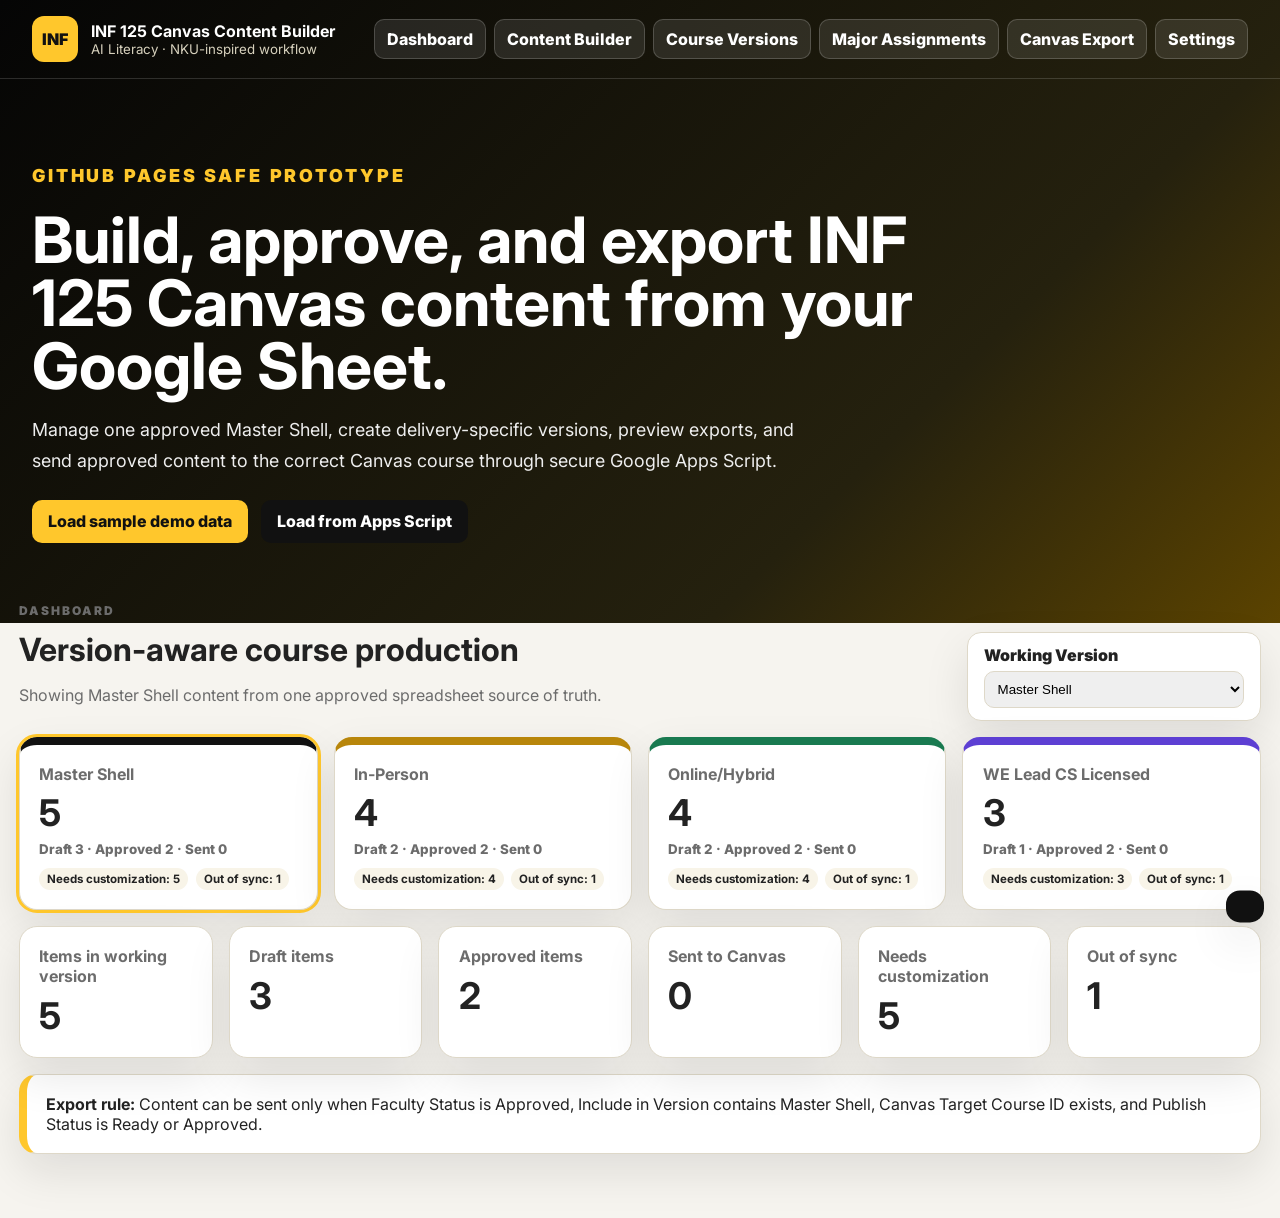
<file: index.html>
<!DOCTYPE html>
<html lang="en">
<head>
  <meta charset="UTF-8">
  <meta name="viewport" content="width=device-width, initial-scale=1.0">
  <meta name="description" content="INF 125 Canvas Content Builder for Google Sheets, Gemini through Apps Script, and Canvas export.">
  <title>INF 125 Canvas Content Builder</title>
  <link rel="preconnect" href="https://fonts.googleapis.com">
  <link rel="preconnect" href="https://fonts.gstatic.com" crossorigin>
  <link href="https://fonts.googleapis.com/css2?family=Inter:wght@400;500;600;700;800&display=swap" rel="stylesheet">
  <link rel="stylesheet" href="styles.css">
</head>
<body>
  <header class="hero">
    <nav class="top-nav">
      <div class="brand"><span>INF</span><div><strong>INF 125 Canvas Content Builder</strong><small>AI Literacy · NKU-inspired workflow</small></div></div>
      <div class="nav-actions">
        <button data-tab="dashboard">Dashboard</button>
        <button data-tab="content">Content Builder</button>
        <button data-tab="versions">Course Versions</button>
        <button data-tab="assignments">Major Assignments</button>
        <button data-tab="preview">Canvas Export</button>
        <button data-tab="settings">Settings</button>
      </div>
    </nav>
    <section class="hero-copy">
      <p class="eyebrow">GitHub Pages safe prototype</p>
      <h1>Build, approve, and export INF 125 Canvas content from your Google Sheet.</h1>
      <p>Manage one approved Master Shell, create delivery-specific versions, preview exports, and send approved content to the correct Canvas course through secure Google Apps Script.</p>
      <div class="hero-buttons"><button class="gold" id="loadSampleBtn">Load sample demo data</button><button id="syncBtn">Load from Apps Script</button></div>
    </section>
  </header>
  <main>
    <section id="dashboard" class="tab active"></section>
    <section id="content" class="tab"></section>
    <section id="versions" class="tab"></section>
    <section id="assignments" class="tab"></section>
    <section id="preview" class="tab"></section>
    <section id="settings" class="tab"></section>
  </main>
  <div id="modal" class="modal" aria-hidden="true"><div class="modal-card"><button class="close" id="closeModal">×</button><div id="modalContent"></div></div></div>
  <div id="toast" class="toast"></div>
  <script src="sample-data.js"></script>
  <script src="app.js"></script>
</body>
</html>
</file>
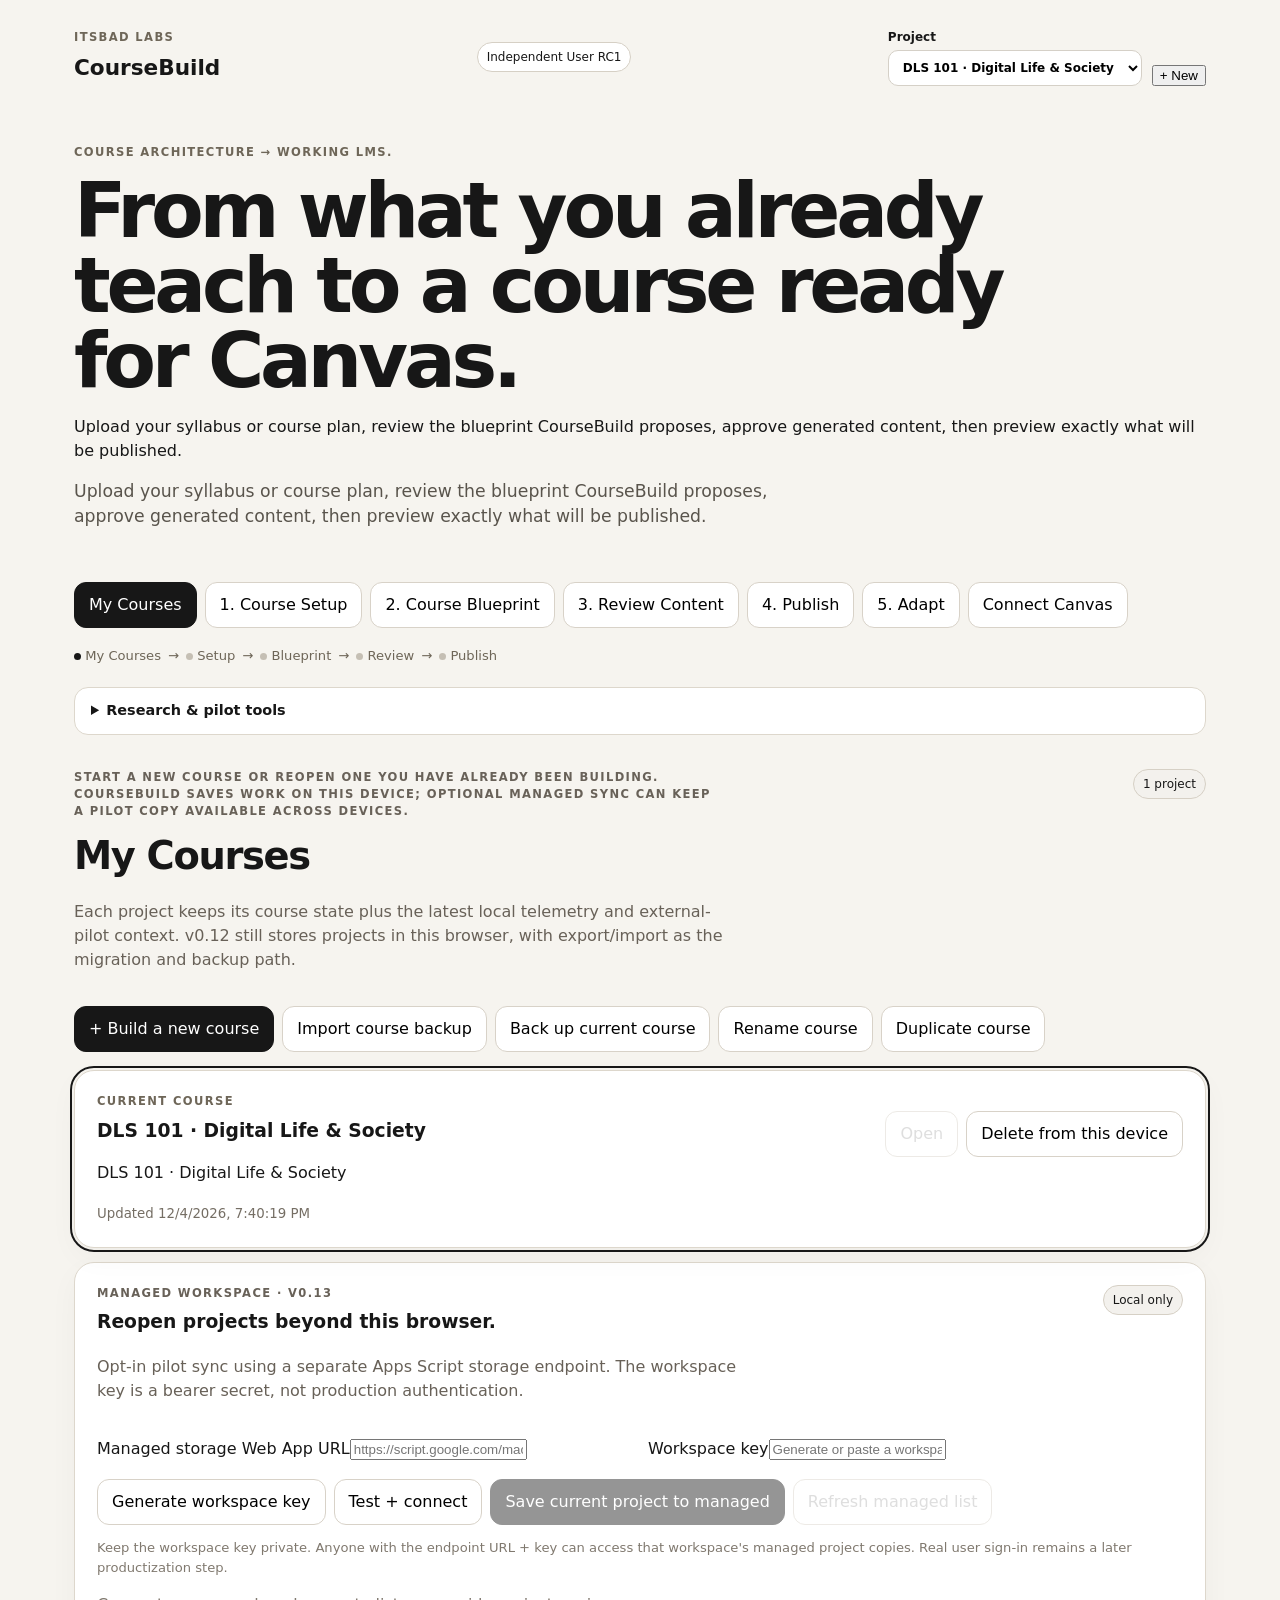
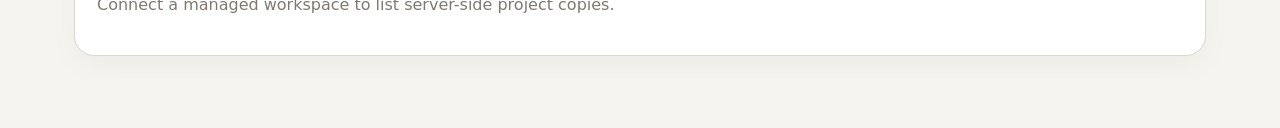
<file: coursebuild/index.html>
<!doctype html>
<html lang="en">
<head>
  <meta charset="utf-8" />
  <meta name="viewport" content="width=device-width, initial-scale=1" />
  <meta name="description" content="CourseBuild turns course architecture into a working LMS course." />
  <title>CourseBuild · ITSBAD Labs</title>
  <link rel="stylesheet" href="styles.css" />
  <link rel="stylesheet" href="versions.css" />
  <link rel="stylesheet" href="telemetry.css" />
  <link rel="stylesheet" href="pilot.css" />
  <link rel="stylesheet" href="cohort.css" />
  <link rel="stylesheet" href="reconciliation-resolution.css" />
  <link rel="stylesheet" href="projects.css" />
  <link rel="stylesheet" href="managed-storage.css" />
  <link rel="stylesheet" href="independent-user.css" />
</head>
<body>
  <header class="topbar"><div><p class="eyebrow">ITSBAD Labs</p><h1>CourseBuild</h1></div><span class="tag">Independent User RC1</span></header>
  <main>
    <section class="hero"><p class="eyebrow">Course architecture → working LMS.</p><h2>Build locally. Reopen anywhere. Keep the instructor in control.</h2><p>Manage multiple CourseBuild projects in-browser, optionally sync project envelopes to a private managed workspace, and preserve the same course/version/reconciliation/pilot model across devices.</p></section>
    <nav class="steps" aria-label="CourseBuild workflow"><button data-view="projects">Projects</button><button data-view="profile" class="active">1. Course</button><button data-view="plan">2. Import + Plan</button><button data-view="review">3. Review</button><button data-view="build">4. Readiness + Build</button><button data-view="versions">5. Versions</button><button data-view="telemetry">6. Pilot Evidence</button><button data-view="pilot">7. External Pilot</button><button data-view="cohort">8. Pilot Cohort</button><button data-view="settings">Settings</button></nav>
    <section id="projects" class="view hidden"></section><section id="profile" class="view"></section><section id="plan" class="view hidden"></section><section id="review" class="view hidden"></section><section id="build" class="view hidden"></section><section id="versions" class="view hidden"></section><section id="telemetry" class="view hidden"></section><section id="pilot" class="view hidden"></section><section id="cohort" class="view hidden"></section><section id="settings" class="view hidden"></section>
  </main>
  <dialog id="modal"><button id="closeModal" class="close" aria-label="Close">×</button><div id="modalBody"></div></dialog><div id="toast" role="status"></div>
  <script src="sample-course.js"></script><script src="app.js"></script><script src="versions.js"></script><script src="telemetry.js"></script><script src="version-publish.js"></script><script src="version-reconcile.js"></script><script src="reconciliation-resolution.js"></script><script src="pilot.js"></script><script src="cohort.js"></script><script src="projects.js"></script><script src="managed-storage.js"></script><script src="independent-user.js"></script>
</body>
</html>
</file>
<file: styles.css>
:root{--black:#111;--gold:#ffc72c;--gold-dark:#b8860b;--white:#fff;--bg:#f6f4ef;--ink:#222;--muted:#6c6c6c;--line:#ded8c8;--green:#197a50;--red:#b23a2e;--shadow:0 18px 45px rgba(17,17,17,.10)}*{box-sizing:border-box}body{margin:0;font-family:Inter,system-ui,sans-serif;background:var(--bg);color:var(--ink)}button,input{font:inherit}button{border:0;border-radius:10px;background:var(--black);color:var(--white);padding:.7rem 1rem;font-weight:800;cursor:pointer}button:hover{transform:translateY(-1px)}.gold{background:var(--gold);color:var(--black)}.hero{background:linear-gradient(135deg,#050505,#25210e 70%,#5b4300);color:white}.top-nav{display:flex;justify-content:space-between;align-items:center;gap:1rem;padding:1rem 2rem;border-bottom:1px solid rgba(255,255,255,.15)}.brand{display:flex;gap:.8rem;align-items:center}.brand>span{display:grid;place-items:center;width:46px;height:46px;border-radius:12px;background:var(--gold);color:#111;font-weight:900}.brand strong,.brand small{display:block}.brand small{color:#d7d1bd}.nav-actions{display:flex;flex-wrap:wrap;gap:.5rem}.nav-actions button{background:rgba(255,255,255,.1);border:1px solid rgba(255,255,255,.18);padding:.55rem .75rem}.nav-actions button.active{background:var(--gold);color:#111}.hero-copy{max-width:1000px;padding:4rem 2rem 5rem}.eyebrow{letter-spacing:.16em;text-transform:uppercase;color:var(--gold-dark);font-weight:900;font-size:.75rem}.hero .eyebrow{color:var(--gold)}h1{font-size:clamp(2.2rem,5vw,4.8rem);line-height:.98;margin:.5rem 0 1rem}h2{font-size:2rem;margin:.2rem 0}.hero p{max-width:780px;color:#eee;font-size:1.12rem;line-height:1.7}.hero-buttons{display:flex;gap:.8rem;flex-wrap:wrap;margin-top:1.5rem}main{max-width:1450px;margin:-2rem auto 4rem;padding:0 1.2rem}.tab{display:none}.tab.active{display:block}.section-head{display:flex;justify-content:space-between;align-items:end;gap:1rem;margin:0 0 1rem}.section-head p{color:var(--muted)}.pill,.badge{display:inline-flex;border-radius:999px;padding:.35rem .65rem;font-size:.78rem;font-weight:900}.pill{background:#111;color:#fff}.badge.good{background:#e7f6ed;color:var(--green)}.badge.warn{background:#fff3cf;color:#7b5600}.badge.muted{background:#ece8dc;color:#555}.cards{display:grid;grid-template-columns:repeat(6,1fr);gap:1rem;margin-bottom:1rem}.card,.panel,.module-card{background:var(--white);border:1px solid var(--line);border-radius:18px;box-shadow:var(--shadow);padding:1.2rem}.card span{color:var(--muted);font-weight:700}.card strong{display:block;font-size:2.3rem;margin-top:.4rem}.table-wrap{overflow:auto;background:white;border:1px solid var(--line);border-radius:18px;box-shadow:var(--shadow)}table{width:100%;border-collapse:collapse;min-width:1600px}th{text-align:left;background:#111;color:#fff;padding:.8rem;white-space:nowrap}td{border-top:1px solid var(--line);padding:.75rem;vertical-align:top;max-width:240px}td:not(:has(.row-actions)){font-size:.9rem}.row-actions{display:grid;gap:.35rem;min-width:150px}.row-actions button,td button,.module-card button,.assignment button,.preview button{font-size:.8rem;padding:.48rem .6rem;background:#2b2b2b}.module-grid,.assignment-grid{display:grid;grid-template-columns:repeat(2,minmax(0,1fr));gap:1rem}.module-card span{font-weight:900;color:#7b5600}.chips{display:flex;gap:.5rem;flex-wrap:wrap;margin:.8rem 0}.chips b{background:#fff4c7;border:1px solid #f2cf61;border-radius:999px;padding:.3rem .6rem;font-size:.8rem}.assignment h4{margin:1rem 0 .2rem;color:#7b5600}.assignment p,.preview dd{line-height:1.55;color:#444}.preview dl{display:grid;grid-template-columns:220px 1fr;gap:.6rem 1rem}.preview dt{font-weight:900}.form{display:grid;gap:1rem;max-width:850px}.form label{display:grid;gap:.4rem;font-weight:800}.form input{border:1px solid var(--line);border-radius:10px;padding:.8rem}.warning{border-left:8px solid var(--gold);margin-top:1rem}.modal{position:fixed;inset:0;background:rgba(0,0,0,.55);display:none;place-items:center;padding:1rem;z-index:20}.modal.open{display:grid}.modal-card{background:white;max-width:850px;max-height:85vh;overflow:auto;border-radius:20px;padding:1.5rem;position:relative}.close{position:absolute;right:1rem;top:1rem;border-radius:50%;width:38px;height:38px;padding:0}.toast{position:fixed;right:1rem;bottom:1rem;transform:translateY(120%);transition:.25s;background:#111;color:white;padding:1rem 1.2rem;border-radius:14px;box-shadow:var(--shadow);z-index:30}.toast.show{transform:none}.toast.warn{background:#7b5600}.toast.bad{background:var(--red)}pre{white-space:pre-wrap;background:#f7f7f7;padding:1rem;border-radius:12px}@media(max-width:1000px){.top-nav,.section-head{align-items:flex-start;flex-direction:column}.cards,.module-grid,.assignment-grid{grid-template-columns:1fr}.preview dl{grid-template-columns:1fr}main{margin-top:1rem}}
.version-select{display:grid;gap:.35rem;font-weight:900;background:#fff;border:1px solid var(--line);border-radius:14px;padding:.75rem 1rem;box-shadow:var(--shadow)}.version-select select{border:1px solid var(--line);border-radius:10px;padding:.55rem;min-width:260px}.version-cards{grid-template-columns:repeat(4,1fr)}.version-card{border-top:8px solid #111}.version-card:nth-child(1){border-top-color:#111}.version-card:nth-child(2){border-top-color:#b8860b}.version-card:nth-child(3){border-top-color:#197a50}.version-card:nth-child(4){border-top-color:#5d3fd3}.active-version{outline:3px solid var(--gold)}.card small{display:block;color:var(--muted);font-weight:800;margin-top:.35rem}.mini{display:flex;gap:.45rem;flex-wrap:wrap;margin-top:.7rem}.mini b{background:#f8f4e8;border-radius:999px;padding:.25rem .5rem;font-size:.72rem}.version-grid{display:grid;grid-template-columns:repeat(2,minmax(0,1fr));gap:1rem}.version-panel dl,.preview-dl{display:grid;grid-template-columns:190px 1fr;gap:.65rem 1rem}.version-panel dt,.preview-dl dt{font-weight:900;color:#5d4700}.horizontal{display:flex;flex-wrap:wrap}.horizontal button{background:#111}.preview-dl dd{margin:0}.preview h3{border-bottom:3px solid var(--gold);padding-bottom:.5rem}@media(max-width:1100px){.version-cards,.version-grid{grid-template-columns:1fr}.version-panel dl,.preview-dl{grid-template-columns:1fr}}
</file>
<file: coursebuild/styles.css>
*{box-sizing:border-box}body{margin:0;background:#f6f4ef;color:#171717;font:16px/1.5 Inter,ui-sans-serif,system-ui,-apple-system,BlinkMacSystemFont,"Segoe UI",sans-serif}.topbar,main{max-width:1180px;margin:auto}.topbar{padding:28px 24px 14px;display:flex;align-items:center;justify-content:space-between}.topbar h1{margin:0;font-size:1.35rem}.eyebrow{text-transform:uppercase;letter-spacing:.12em;font-size:.72rem;font-weight:800;margin:0 0 6px;color:#6e6658}.tag,.badge{display:inline-flex;border:1px solid #d6d0c5;border-radius:999px;padding:5px 9px;font-size:.75rem;background:#fff}.hero{padding:44px 24px 34px}.hero h2{font-size:clamp(2.2rem,6vw,5.4rem);line-height:.98;letter-spacing:-.055em;max-width:940px;margin:.15em 0}.hero>p:last-child{max-width:720px;font-size:1.08rem;color:#59544c}.steps{display:flex;gap:8px;overflow:auto;padding:0 24px 18px}.steps button,.actions button,.panel button{border:1px solid #d8d2c8;background:#fff;border-radius:12px;padding:10px 14px;font:inherit;cursor:pointer;white-space:nowrap}.steps button.active,.primary{background:#171717!important;color:white;border-color:#171717!important}.view{padding:16px 24px 72px}.hidden{display:none}.section-head{display:flex;justify-content:space-between;gap:24px;align-items:flex-start;margin-bottom:18px}.section-head h2{margin:0;font-size:clamp(1.65rem,3vw,2.5rem);letter-spacing:-.035em}.section-head p{max-width:650px;color:#686158}.panel,.card{background:#fff;border:1px solid #ddd7cc;border-radius:20px;padding:22px;box-shadow:0 10px 30px rgba(0,0,0,.035)}.grid{display:grid;gap:16px}.grid.two{grid-template-columns:repeat(2,minmax(0,1fr))}.cards{display:grid;grid-template-columns:repeat(3,1fr);gap:14px;margin-bottom:16px}.mini-cards{grid-template-columns:repeat(3,minmax(0,1fr));margin-top:12px}.card span{display:block;color:#716a60;font-size:.84rem}.card strong{font-size:2rem;display:block;margin-top:4px}.status-word{font-size:1.2rem!important}.panel+.panel,.module+.module{margin-top:14px}.panel h3{margin-top:0}.panel h4{margin-bottom:4px}dl{display:grid;grid-template-columns:140px 1fr;gap:8px 16px}dt{color:#746d63}dd{margin:0}.module-head,.module-head>div,.build-row,.check-row,.module-edit-head{display:flex;align-items:center;justify-content:space-between;gap:12px}.module-head>div{justify-content:flex-start}.module-number{width:30px;height:30px;border-radius:50%;display:grid;place-items:center;background:#171717;color:#fff;font-size:.8rem;flex:0 0 30px}.item-list{display:grid;gap:8px}.item-row{display:flex;justify-content:space-between;align-items:center;width:100%;text-align:left}.badge.good{background:#edf7ef;border-color:#c9e8cf}.badge.warn{background:#fff7df;border-color:#ead898}.badge.muted{background:#f3f1ed}.draft{min-height:180px;padding:16px;border-radius:14px;background:#f8f7f4;border:1px solid #e4dfd6}.muted-text,.hint{color:#80796f}.hint{font-size:.82rem;font-weight:500}.actions,.row-actions{display:flex;gap:8px;margin-top:18px;flex-wrap:wrap}.row-actions{margin-top:0}.build-module{padding:14px 0;border-top:1px solid #ece7df}.build-row{padding:8px 0}.form{display:grid;gap:14px}.form label{display:grid;gap:6px;font-weight:700}.form input,.form select,.form textarea,.source-input,.module-title,.module-summary,.item-edit input,.item-edit select{width:100%;padding:12px;border:1px solid #d5d0c7;border-radius:10px;font:inherit;background:#fff}.source-input{resize:vertical;min-height:280px}.architecture-toolbar{margin:28px 0 12px}.architecture-toolbar h3{margin-bottom:4px}.architecture-toolbar p{margin-top:0;color:#716a60}.architecture-list{margin-top:16px}.editor-module{border-left:4px solid #171717}.module-edit-head{align-items:flex-start}.module-title{font-weight:800;font-size:1.05rem}.module-summary{margin:12px 0;resize:vertical}.item-editor-list{display:grid;gap:8px;margin:14px 0}.item-edit{display:grid;grid-template-columns:130px 1.1fr 1.6fr 90px auto;gap:8px;align-items:center;padding:10px;border:1px solid #ece7df;border-radius:14px;background:#faf9f6}.blocked{border-style:dashed}.check-list{display:grid;gap:10px}.check-row{padding:12px 0;border-top:1px solid #ece7df}.check-row:first-child{border-top:0}.check-row>span:nth-child(2){flex:1}.check-icon{width:28px;height:28px;border-radius:50%;display:grid;place-items:center;background:#f2efe9;font-weight:800}.file-drop{display:grid;gap:8px;padding:18px;border:1px dashed #b9b09f;border-radius:16px;background:#faf8f4;font-weight:800}.file-drop input{font:inherit}.or{display:flex;align-items:center;gap:10px;margin:16px 0;color:#8a8277;font-size:.78rem;text-transform:uppercase;letter-spacing:.08em}.or:before,.or:after{content:"";height:1px;background:#e1dbd0;flex:1}button:disabled{opacity:.45;cursor:not-allowed}#toast{position:fixed;left:50%;bottom:24px;transform:translate(-50%,16px);opacity:0;background:#171717;color:#fff;padding:10px 14px;border-radius:999px;transition:.2s;pointer-events:none;z-index:20}#toast.show{opacity:1;transform:translate(-50%,0)}dialog{max-width:760px;width:calc(100% - 32px);border:0;border-radius:20px;padding:28px}.close{float:right;border:0;background:none;font-size:1.6rem}@media(max-width:900px){.item-edit{grid-template-columns:1fr 1fr}.item-edit input[data-item-purpose]{grid-column:1/-1}}@media(max-width:720px){.grid.two,.cards,.mini-cards{grid-template-columns:1fr}.hero{padding-top:28px}.hero h2{font-size:3rem}.section-head{display:block}dl{grid-template-columns:1fr}.topbar,.hero,.steps,.view{padding-left:18px;padding-right:18px}.item-row,.check-row,.module-edit-head{align-items:flex-start}.module-edit-head{flex-wrap:wrap}.module-title{order:2;flex-basis:100%}.item-edit{grid-template-columns:1fr}.item-edit input[data-item-purpose]{grid-column:auto}.source-input{min-height:220px}}
</file>
<file: coursebuild/versions.css>
.version-stack{display:grid;gap:16px;margin-top:16px}.version-master{display:grid;grid-template-columns:1.4fr 1fr;gap:24px;align-items:start}.version-card .section-head.compact{margin-bottom:12px}.version-statuses{display:flex;gap:8px;flex-wrap:wrap;justify-content:flex-end}.version-notes{display:grid;gap:6px;font-weight:700}.version-notes textarea{width:100%;padding:12px;border:1px solid #d5d0c7;border-radius:10px;font:inherit;background:#fff;resize:vertical}.version-diffs{display:grid;gap:8px;margin-top:16px}.version-diff{display:flex;justify-content:space-between;gap:18px;align-items:flex-start;padding:12px 0;border-top:1px solid #ece7df}.version-diff:first-child{border-top:0}.version-diff div{display:grid;gap:3px}.version-diff small{color:#756e64;max-width:700px}.version-diff>span{white-space:nowrap;font-size:.85rem;padding:4px 8px;border-radius:999px;background:#f3f1ed}.version-publish{margin-top:20px;padding-top:18px;border-top:1px solid #e6e0d6}.version-publish label{display:grid;gap:6px;font-weight:700}.version-publish input{width:100%;padding:12px;border:1px solid #d5d0c7;border-radius:10px;font:inherit;background:#fff}.dry-run,.materialization-result{display:grid;gap:4px;margin-top:14px;padding:14px;border-radius:14px;background:#f7f5f0;border:1px solid #e2dcd1}.dry-run span,.materialization-result span{font-size:.92rem}.dry-run small,.materialization-result small{color:#756e64}@media(max-width:720px){.version-master{grid-template-columns:1fr}.version-statuses{justify-content:flex-start;margin-top:10px}.version-diff{display:grid}.version-diff>span{white-space:normal;justify-self:start}}
</file>
<file: coursebuild/telemetry.css>
.telemetry-log{display:grid;gap:0;max-height:420px;overflow:auto;border:1px solid #ece7df;border-radius:14px}.telemetry-row{display:grid;grid-template-columns:110px 1fr 1fr;gap:12px;padding:10px 12px;border-bottom:1px solid #ece7df;align-items:center}.telemetry-row:last-child{border-bottom:0}.telemetry-row>span:first-child{font-variant-numeric:tabular-nums;color:#80796f;font-size:.82rem}.telemetry-row>b{text-transform:capitalize}.compact-form{grid-template-columns:1fr 1fr}.compact-form button{grid-column:1/-1}.telemetry-note{padding:12px 14px;border-radius:12px;background:#f8f7f4;border:1px solid #e6e0d7}@media(max-width:720px){.telemetry-row{grid-template-columns:1fr}.compact-form{grid-template-columns:1fr}.compact-form button{grid-column:auto}}
</file>
<file: coursebuild/pilot.css>
.pilot-consent{grid-template-columns:auto 1fr!important;align-items:start!important}.pilot-consent input{width:auto!important;margin-top:.25rem}.pilot-task-list{display:grid;gap:10px}.pilot-task{display:grid;grid-template-columns:auto 1fr auto;gap:14px;align-items:start;padding:14px 0;border-top:1px solid #ece7df}.pilot-task:first-child{border-top:0}.pilot-task p{margin:.3rem 0;color:#716a60}.pilot-task small{color:#8a8277}.pilot-task-actions{display:flex;gap:8px;align-items:center;flex-wrap:wrap;justify-content:flex-end}.scale{display:grid;grid-template-columns:1fr auto;gap:10px;align-items:center}.scale input{padding:0!important}.scale span{font-weight:800;min-width:34px;text-align:right}@media(max-width:720px){.pilot-task{grid-template-columns:auto 1fr}.pilot-task-actions{grid-column:1/-1;justify-content:flex-start}.scale{grid-template-columns:1fr auto}}
</file>
<file: coursebuild/cohort.css>
.cohort-cards{grid-template-columns:repeat(4,minmax(0,1fr))}.theme-list{display:grid;gap:8px}.theme-list>div{display:flex;justify-content:space-between;gap:12px;padding:10px 0;border-top:1px solid #ece7df}.theme-list>div:first-child{border-top:0}.theme-list span{text-transform:capitalize}.table-wrap{overflow:auto}table{width:100%;border-collapse:collapse}th,td{text-align:left;padding:11px 10px;border-bottom:1px solid #ece7df;white-space:nowrap}th{font-size:.78rem;text-transform:uppercase;letter-spacing:.06em;color:#756e64}@media(max-width:900px){.cohort-cards{grid-template-columns:repeat(2,minmax(0,1fr))}}@media(max-width:720px){.cohort-cards{grid-template-columns:1fr}}
</file>
<file: coursebuild/reconciliation-resolution.css>
.resolution-workflow{margin-top:18px;padding-top:18px;border-top:1px solid #e7e1d8}.resolution-list{display:grid;gap:10px;margin:14px 0}.resolution-row{display:grid;grid-template-columns:minmax(0,1fr) auto;gap:18px;align-items:start;padding:14px;border:1px solid #e7e1d8;border-radius:12px;background:#fff}.resolution-row>div:first-child{display:grid;gap:4px}.resolution-row small{color:#756e64;max-width:720px}.resolution-choice{display:grid;gap:8px;justify-items:end}.resolution-choice select{min-width:150px;padding:9px 10px;border:1px solid #d5d0c7;border-radius:9px;background:#fff;font:inherit}@media(max-width:720px){.resolution-row{grid-template-columns:1fr}.resolution-choice{justify-items:start;width:100%}.resolution-choice select{width:100%}}
</file>
<file: coursebuild/projects.css>
.project-chrome{display:flex;gap:10px;align-items:end;flex-wrap:wrap}.project-chrome label{display:grid;gap:4px;font-size:.75rem;font-weight:700}.project-chrome select{min-width:220px;padding:9px 10px;border:1px solid #d5d0c7;border-radius:10px;background:#fff;font:inherit}.project-grid{display:grid;grid-template-columns:repeat(auto-fit,minmax(260px,1fr));gap:14px;margin-top:18px}.project-card{display:flex;justify-content:space-between;gap:20px;align-items:flex-start}.project-card.active-project{outline:2px solid currentColor;outline-offset:2px}.project-card h3{margin:.2rem 0}.project-card small{color:#756e64}.project-card .actions{justify-content:flex-end;min-width:max-content}@media(max-width:720px){.project-chrome{width:100%;align-items:stretch}.project-chrome label{flex:1}.project-chrome select{width:100%;min-width:0}.project-card{display:grid}.project-card .actions{justify-content:flex-start;min-width:0}}
</file>
<file: coursebuild/managed-storage.css>
.managed-workspace{margin-top:1rem}.managed-workspace .grid{margin-top:.75rem}.managed-row{display:flex;justify-content:space-between;gap:1rem;align-items:center;padding:.85rem 0;border-top:1px solid var(--line,#d9dce1)}.managed-row:first-child{margin-top:.75rem}.managed-row div:first-child{display:grid;gap:.18rem}.managed-row span,.managed-row small{color:var(--muted,#667085)}@media(max-width:720px){.managed-row{align-items:flex-start;flex-direction:column}.managed-row .actions{width:100%}.managed-row .actions button{flex:1}.managed-workspace .grid.two{grid-template-columns:1fr}}
</file>
<file: coursebuild/independent-user.css>
/* CourseBuild Independent User RC1 · progressive disclosure + customer-facing language */
:root{--cb-ink:#171717;--cb-soft:#f6f4ef;--cb-line:#ddd7cc;--cb-warn:#fff7df;--cb-info:#eef3ff}
.steps button[data-view="telemetry"],.steps button[data-view="pilot"],.steps button[data-view="cohort"]{display:none}
.research-tools{margin:8px 24px 18px;padding:12px 16px;border:1px solid var(--cb-line);border-radius:14px;background:#fff;font-size:.9rem}
.research-tools summary{cursor:pointer;font-weight:800}
.research-tools .actions{margin-top:10px}
.research-tools button{border:1px solid #d8d2c8;background:#fff;border-radius:10px;padding:8px 11px;font:inherit;cursor:pointer}
.customer-notice{border:1px solid #d9c979;background:var(--cb-warn);border-radius:16px;padding:14px 16px;margin:0 0 16px}
.customer-notice strong{display:block;margin-bottom:3px}
.connection-notice{border-color:#c8d5f3;background:var(--cb-info)}
.workflow-progress{display:flex;gap:7px;align-items:center;padding:0 24px 14px;overflow:auto;color:#6e6658;font-size:.82rem}
.workflow-progress span{white-space:nowrap}.workflow-progress .dot{width:7px;height:7px;border-radius:50%;background:#c5bfb4;display:inline-block}.workflow-progress .current .dot{background:var(--cb-ink)}
.hero .independent-subline{max-width:740px;font-size:.98rem;color:#6b645a;margin-top:12px}
@media(max-width:720px){.research-tools,.workflow-progress{margin-left:18px;margin-right:18px;padding-left:0;padding-right:0}.research-tools{padding:12px}.workflow-progress{margin-left:0;margin-right:0;padding-left:18px;padding-right:18px}}
</file>
